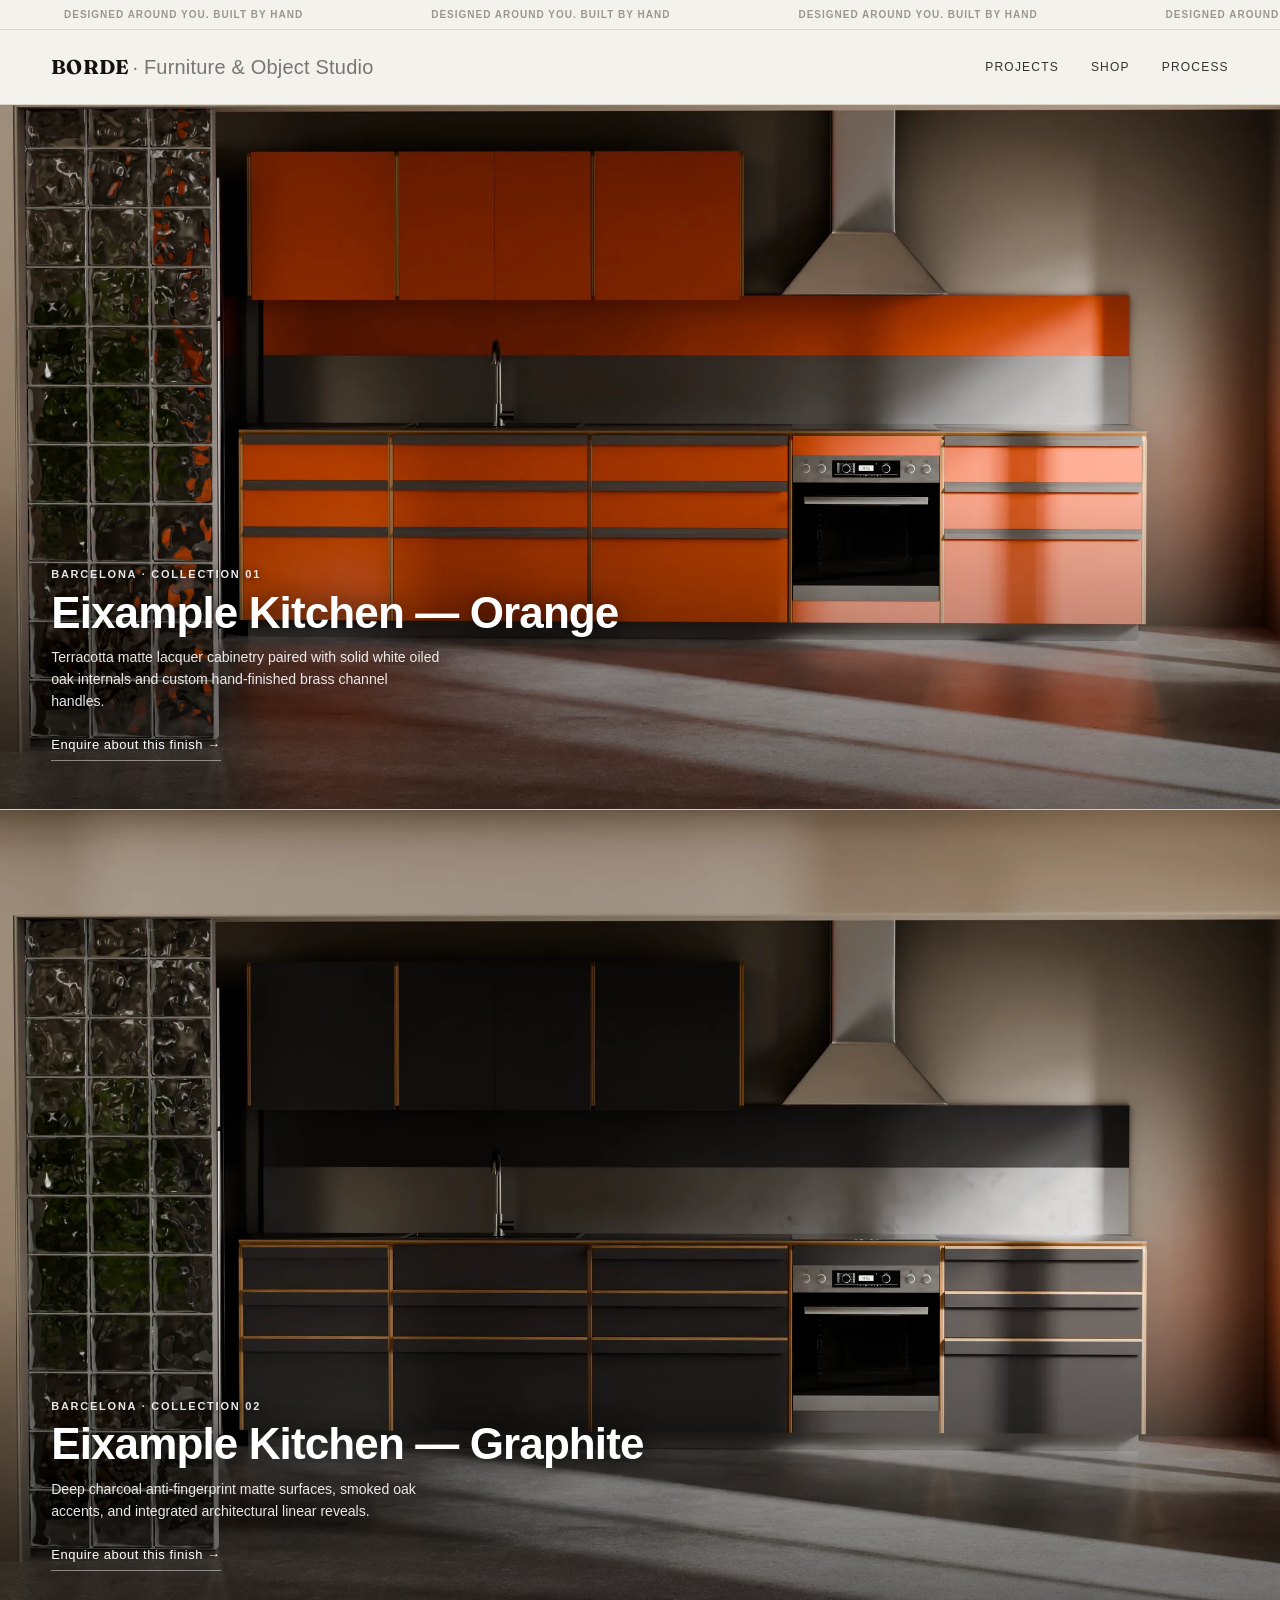
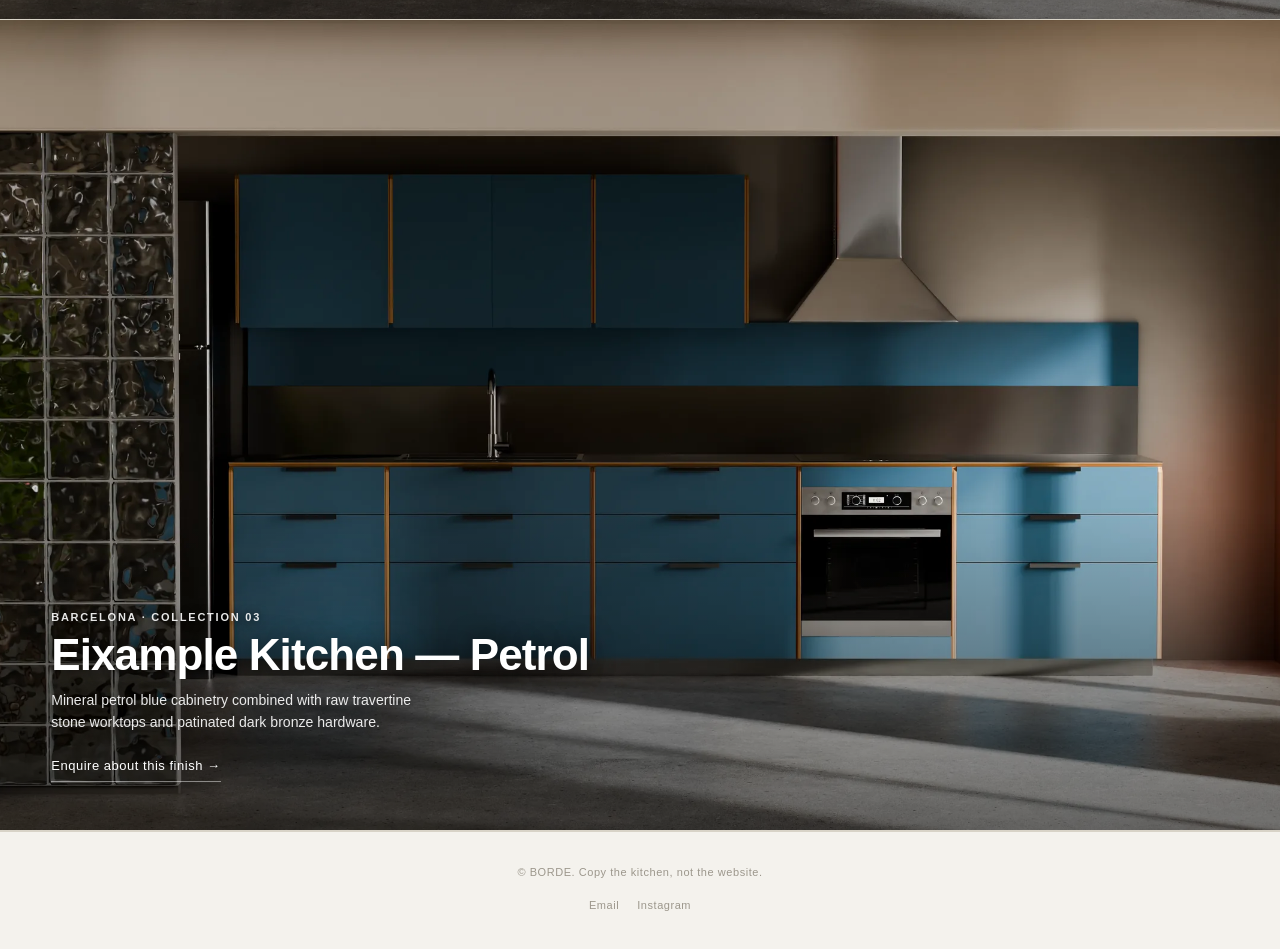
<file: projects.html>
<!DOCTYPE html>
<html lang="en">
<head>
<meta charset="UTF-8">
<meta name="viewport" content="width=device-width, initial-scale=1.0">
<title>BORDE — Projects</title>
<meta name="description" content="BORDE is a Barcelona-based furniture and object studio designing and fabricating kitchens and living spaces.">
<!-- og:url and og:image are relative for now — swap to absolute URLs
     (https://your-domain/...) once the final Vercel/custom domain is
     confirmed, or link-preview crawlers (WhatsApp, Instagram) won't
     resolve them. -->
<meta property="og:type" content="website">
<meta property="og:title" content="BORDE — Projects">
<meta property="og:description" content="BORDE is a Barcelona-based furniture and object studio designing and fabricating kitchens and living spaces.">
<meta property="og:image" content="images/PLYRA%20KITCHEN%20019.png">
<link rel="preconnect" href="https://fonts.googleapis.com">
<link rel="preconnect" href="https://fonts.gstatic.com" crossorigin>
<link href="https://fonts.googleapis.com/css2?family=Fraunces:wght@700&display=swap" rel="stylesheet">
<link rel="stylesheet" href="borde.css">
</head>
<body>

  <div class="super-header" aria-hidden="true">
    <div class="super-header-track">
      <div class="super-header-half">
        <span>Designed around you. Built by hand</span>
        <span>Designed around you. Built by hand</span>
        <span>Designed around you. Built by hand</span>
        <span>Designed around you. Built by hand</span>
        <span>Designed around you. Built by hand</span>
        <span>Designed around you. Built by hand</span>
      </div>
      <div class="super-header-half">
        <span>Designed around you. Built by hand</span>
        <span>Designed around you. Built by hand</span>
        <span>Designed around you. Built by hand</span>
        <span>Designed around you. Built by hand</span>
        <span>Designed around you. Built by hand</span>
        <span>Designed around you. Built by hand</span>
      </div>
    </div>
  </div>

  <header class="site-header">
    <a href="index.html" class="wordmark">BORDE <span>· Furniture &amp; Object Studio</span></a>
    <nav class="site-nav">
      <a href="projects.html" class="is-active">Projects</a>
      <a href="shop.html">Shop</a>
      <a href="process.html">Process</a>
      </nav>
  </header>

  <main id="top">
    <!-- ============================================================
         3. PROJECTS — 3 collections, stacked full-bleed, one below
         the other (not a carousel — the video here didn't say
         anything about the actual collections, per Marco).
         ============================================================ -->
    <section class="projects" id="projects">
      <div class="collection-block">
        <img class="collection-media" src="images/hero-orange.webp" alt="BORDE kitchen — matte orange formica fronts, stainless steel countertop.">
        <div class="collection-scrim"></div>
        <div class="collection-info">
          <span class="place">Barcelona · Collection 01</span>
          <span class="name">Eixample Kitchen — Orange</span>
          <p class="desc">Terracotta matte lacquer cabinetry paired with solid white oiled oak internals and custom hand-finished brass channel handles.</p>
          <a href="process.html#contact" class="collection-cta">Enquire about this finish →</a>
        </div>
      </div>

      <div class="collection-block">
        <img class="collection-media" src="images/hero-graphite.webp" alt="BORDE kitchen — graphite fronts with an exposed brass edge, same METOD-based layout.">
        <div class="collection-scrim"></div>
        <div class="collection-info">
          <span class="place">Barcelona · Collection 02</span>
          <span class="name">Eixample Kitchen — Graphite</span>
          <p class="desc">Deep charcoal anti-fingerprint matte surfaces, smoked oak accents, and integrated architectural linear reveals.</p>
          <a href="process.html#contact" class="collection-cta">Enquire about this finish →</a>
        </div>
      </div>

      <div class="collection-block">
        <img class="collection-media" src="images/hero-petrol.webp" alt="BORDE kitchen — petrol blue fronts with an exposed brass edge, same METOD-based layout.">
        <div class="collection-scrim"></div>
        <div class="collection-info">
          <span class="place">Barcelona · Collection 03</span>
          <span class="name">Eixample Kitchen — Petrol</span>
          <p class="desc">Mineral petrol blue cabinetry combined with raw travertine stone worktops and patinated dark bronze hardware.</p>
          <a href="process.html#contact" class="collection-cta">Enquire about this finish →</a>
        </div>
      </div>
    </section>


  </main>

  <footer class="site-footer">
    <span>© BORDE. Copy the kitchen, not the website.</span>
    <div class="footer-links">
      <a href="mailto:hello@borde.studio">Email</a>
      <a href="#" onclick="return false;">Instagram</a>
    </div>
  </footer>

  <script src="borde.js"></script>
</body>
</html>
</file>
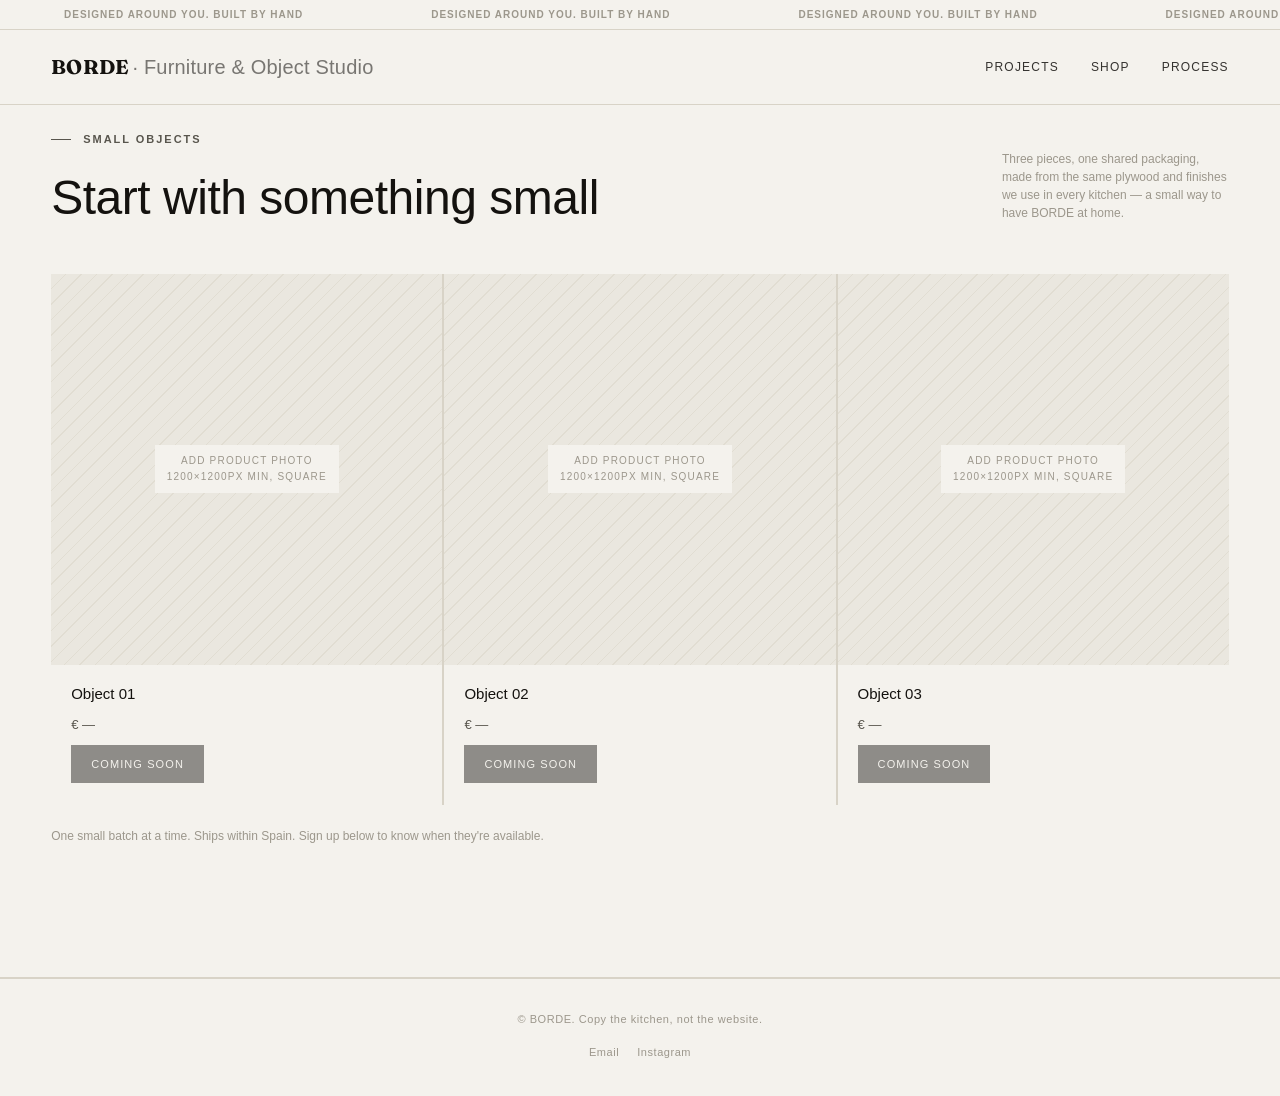
<file: shop.html>
<!DOCTYPE html>
<html lang="en">
<head>
<meta charset="UTF-8">
<meta name="viewport" content="width=device-width, initial-scale=1.0">
<title>BORDE — Shop</title>
<meta name="description" content="BORDE is a Barcelona-based furniture and object studio designing and fabricating kitchens and living spaces.">
<!-- og:url and og:image are relative for now — swap to absolute URLs
     (https://your-domain/...) once the final Vercel/custom domain is
     confirmed, or link-preview crawlers (WhatsApp, Instagram) won't
     resolve them. -->
<meta property="og:type" content="website">
<meta property="og:title" content="BORDE — Shop">
<meta property="og:description" content="BORDE is a Barcelona-based furniture and object studio designing and fabricating kitchens and living spaces.">
<meta property="og:image" content="images/PLYRA%20KITCHEN%20019.png">
<link rel="preconnect" href="https://fonts.googleapis.com">
<link rel="preconnect" href="https://fonts.gstatic.com" crossorigin>
<link href="https://fonts.googleapis.com/css2?family=Fraunces:wght@700&display=swap" rel="stylesheet">
<link rel="stylesheet" href="borde.css">
</head>
<body>

  <div class="super-header" aria-hidden="true">
    <div class="super-header-track">
      <div class="super-header-half">
        <span>Designed around you. Built by hand</span>
        <span>Designed around you. Built by hand</span>
        <span>Designed around you. Built by hand</span>
        <span>Designed around you. Built by hand</span>
        <span>Designed around you. Built by hand</span>
        <span>Designed around you. Built by hand</span>
      </div>
      <div class="super-header-half">
        <span>Designed around you. Built by hand</span>
        <span>Designed around you. Built by hand</span>
        <span>Designed around you. Built by hand</span>
        <span>Designed around you. Built by hand</span>
        <span>Designed around you. Built by hand</span>
        <span>Designed around you. Built by hand</span>
      </div>
    </div>
  </div>

  <header class="site-header">
    <a href="index.html" class="wordmark">BORDE <span>· Furniture &amp; Object Studio</span></a>
    <nav class="site-nav">
      <a href="projects.html">Projects</a>
      <a href="shop.html" class="is-active">Shop</a>
      <a href="process.html">Process</a>
      </nav>
  </header>

  <main id="top">
    <!-- ============================================================
         3C. SHOP — small objects, 3-item launch. Placeholder section,
         ready for real product photos + Ecwid checkout. Ported from
         a borde_project_1 copy (built there against a stale/older
         index.html) — content and structure unchanged from that.

         TO ADD REAL PRODUCT PHOTOS:
         Replace each `<div class="thumb placeholder">...</div>` block
         below with `<div class="thumb"><img src="images/shop-01.webp"
         alt="..."></div>` (same pattern as Projects/Collections).
         Recommended: square (1:1) photos, at least 1200x1200px,
         consistent lighting/background across all three since they
         share packaging. Suggested filenames: images/shop-01.webp,
         images/shop-02.webp, images/shop-03.webp.

         TO CONNECT REAL CHECKOUT (once an Ecwid account exists):
         Replace each `<a class="buy-btn is-disabled">Coming soon</a>`
         with Ecwid's product Buy Button embed code for that product
         (Ecwid dashboard -> Products -> [product] -> Buy Button ->
         Get the code). See BORDE_shop_shipping_brief.md in
         borde_project_1/briefs/ for the recommended plan (Ecwid
         Starter, $5/mo) and shipping setup (flat rate via Correos
         Paq Ligero, since all 3 share packaging).

         Names, prices and description text below are placeholders —
         swap for the real product names/prices once decided.
         ============================================================ -->
    <section class="shop" id="shop">
      <div class="container">
        <div class="section-head reveal">
          <div>
            <p class="eyebrow">Small objects</p>
            <h2>Start with something small</h2>
          </div>
          <p class="form-note" style="max-width:34ch;">Three pieces, one shared packaging, made from the same plywood and finishes we use in every kitchen — a small way to have BORDE at home.</p>
        </div>

        <div class="shop-grid">
          <article class="shop-card reveal">
            <div class="thumb placeholder">
              <span>Add product photo<br>1200×1200px min, square</span>
            </div>
            <div class="meta">
              <span class="name">Object 01</span>
              <span class="price">€ — </span>
              <a class="buy-btn is-disabled" href="#" aria-disabled="true">Coming soon</a>
            </div>
          </article>

          <article class="shop-card reveal">
            <div class="thumb placeholder">
              <span>Add product photo<br>1200×1200px min, square</span>
            </div>
            <div class="meta">
              <span class="name">Object 02</span>
              <span class="price">€ — </span>
              <a class="buy-btn is-disabled" href="#" aria-disabled="true">Coming soon</a>
            </div>
          </article>

          <article class="shop-card reveal">
            <div class="thumb placeholder">
              <span>Add product photo<br>1200×1200px min, square</span>
            </div>
            <div class="meta">
              <span class="name">Object 03</span>
              <span class="price">€ — </span>
              <a class="buy-btn is-disabled" href="#" aria-disabled="true">Coming soon</a>
            </div>
          </article>
        </div>

        <p class="shop-note">One small batch at a time. Ships within Spain. Sign up below to know when they're available.</p>
      </div>
    </section>


  </main>

  <footer class="site-footer">
    <span>© BORDE. Copy the kitchen, not the website.</span>
    <div class="footer-links">
      <a href="mailto:hello@borde.studio">Email</a>
      <a href="#" onclick="return false;">Instagram</a>
    </div>
  </footer>

  <script src="borde.js"></script>
</body>
</html>
</file>
<file: borde.css>
/* ============================================================
     DESIGN SYSTEM — PLACEHOLDER
     This is a neutral placeholder system (type, spacing, color).
     Swap the tokens below once Maru delivers the final BORDE
     design system. Everything references these variables so a
     restyle is mostly a token edit, not a rebuild.
     ============================================================ */
  :root{
    --bg:            #F4F2ED;
    --bg-alt:        #EAE7DF;
    --ink:           #14120F;
    --ink-soft:      #58554D;
    --ink-faint:     #9C978C;
    --line:          #D8D3C7;
    --line-strong:   #14120F;
    --white:         #FFFFFF;

    --font:          -apple-system, BlinkMacSystemFont, "Segoe UI", "Helvetica Neue", Helvetica, Arial, sans-serif;
    --font-serif:    Georgia, "Times New Roman", serif; /* placeholder editorial serif for large numerals only */
    --font-display:  'Fraunces', Georgia, serif;

    --container:     1280px;
    --gutter:        clamp(20px, 4vw, 64px);

    --ease:          cubic-bezier(.22,.61,.36,1);
  }

  *{ box-sizing: border-box; }
  html{ scroll-behavior: smooth; }
  body{
    margin:0;
    background: var(--bg);
    color: var(--ink);
    font-family: var(--font);
    font-size: 16px;
    line-height: 1.5;
    -webkit-font-smoothing: antialiased;
  }
  img{ max-width:100%; display:block; }
  a{ color: inherit; }
  section{ position: relative; }

  .eyebrow{
    display:flex; align-items:center; gap:12px;
    font-size: 11px;
    letter-spacing: .18em;
    text-transform: uppercase;
    color: var(--ink-soft);
    font-weight: 600;
  }
  .eyebrow::before{
    content:"";
    width: 20px; height: 1px;
    background: var(--ink-soft);
  }

  .container{
    max-width: var(--container);
    margin: 0 auto;
    padding: 0 var(--gutter);
  }

  /* reveal-on-scroll (subtle, editorial — not flashy) */
  .reveal{
    opacity: 0;
    transform: translateY(18px);
    transition: opacity .8s var(--ease), transform .8s var(--ease);
  }
  .reveal.is-visible{
    opacity: 1;
    transform: translateY(0);
  }

  /* ============================================================
     HEADER
     ============================================================ */
  /* Super-header — an ambient ribbon above the nav, not a headline.
     Near-imperceptible scroll (55s/loop), low-contrast muted type on
     the page background so it recedes instead of competing with the
     wordmark/nav in .site-header below it. Fixed alongside the header
     rather than scrolling away, so it reads as one calm top strip.
     Two identical halves back to back so -50% translateX loops
     seamlessly regardless of viewport width. */
  .super-header{
    position: fixed;
    top: 0; left: 0; right: 0;
    z-index: 60;
    height: 30px;
    background: var(--bg);
    border-bottom: 1px solid var(--line);
    overflow: hidden;
    display:flex;
    align-items:center;
  }
  .super-header-track{
    display:flex;
    white-space:nowrap;
    animation: super-header-scroll 55s linear infinite;
    will-change: transform;
  }
  .super-header-half{ display:flex; }
  .super-header-track span{
    padding: 0 64px;
    font-size: 10px;
    font-weight: 600;
    letter-spacing: .1em;
    text-transform: uppercase;
    color: var(--ink-faint);
    flex-shrink:0;
  }
  @keyframes super-header-scroll{
    from{ transform: translateX(0); }
    to{ transform: translateX(-50%); }
  }
  @media (prefers-reduced-motion: reduce){
    .super-header-track{ animation: none; }
  }

  /* Solid from the start — the hero is a light wood/plywood photo pair,
     so white-on-transparent text lost legibility over it. Opaque bar,
     dark text, always. */
  .site-header{
    position: fixed;
    top: 30px; left: 0; right: 0;
    z-index: 50;
    display:flex;
    align-items:center;
    justify-content: space-between;
    padding: 22px var(--gutter);
    background: var(--bg);
    border-bottom: 1px solid var(--line);
  }
  .site-header, .site-header a{ color: var(--ink); }
  .wordmark{
    font-family: var(--font-display);
    font-size: 20px;
    font-weight: 700;
    letter-spacing: .01em;
    text-decoration: none;
    text-transform: none; /* Fraunces en mayúsculas sostenidas pierde carácter */
  }
  .wordmark span{ font-family: var(--font); opacity:.55; font-weight: 400; }
  .site-nav{ display:flex; gap: 32px; }
  .site-nav a{
    font-size: 12px;
    letter-spacing: .1em;
    text-transform: uppercase;
    text-decoration:none;
    opacity: .85;
  }
  .site-nav a:hover{ opacity: 1; }
  @media (max-width: 640px){
    .site-header{ padding: 16px var(--gutter); }
    .wordmark span{ display: none; }
    .site-nav{ gap: 14px; }
    .site-nav a{ font-size: 10.5px; }
  }

  /* ============================================================
     HERO
     ============================================================ */
  /* Split hero — a macro detail (the cabinet edge / "el canto") paired
     with the wide room shot, Reform-style. Two full-height panels,
     each with its own label + link, no scroll cue needed since the
     two CTAs already point the visitor where to go. */
  /* Reform doesn't run these full-bleed to 100vh — stopping short lets
     a sliver of the next section peek in and keeps the crop centered
     instead of stretching into an overly wide slice of the render. */
  .hero-split{
    display:flex;
    height:88vh;
  }
  .hero-panel{
    position:relative;
    flex:1 1 50%;
    overflow:hidden;
    background:#1b1b1b;
  }
  /* Wrapper carries the hover-zoom; the media inside keeps its own
     ambient breathing animation running the whole time. Nested
     transforms compose, so hover always reads as "zoom in a bit
     further from wherever it already is" — exactly like the carousel
     cards — instead of snapping to a fixed scale that could be
     smaller than the animation's current frame (which briefly looked
     like a zoom-OUT). */
  .hero-panel-media-wrap{
    position:absolute;
    inset:0;
    overflow:hidden;
    transition: transform 1.2s var(--ease);
  }
  .hero-panel:hover .hero-panel-media-wrap{
    transform: scale(1.035);
  }
  .hero-panel-media{
    position:absolute;
    inset:0;
    width:100%;
    height:100%;
    object-fit:cover;
    object-position:center;
    animation: hero-panel-zoom 16s ease-in-out infinite alternate;
    will-change: transform;
  }
  @keyframes hero-panel-zoom{
    from{ transform: scale(1); }
    to{ transform: scale(1.1); }
  }
  @media (prefers-reduced-motion: reduce){
    .hero-panel-media,
    .proposal-media img.proposal-media-fill{ animation: none; }
  }
  /* Nudge the detail shot's crop so the corner/joint sits centered in
     its own panel instead of skewed toward the seam. */
  .hero-panel-detail .hero-panel-media{
    object-position: 65% 35%;
  }
  /* The context render is a wide 16:9 front elevation; this one is
     already a fairly symmetric straight-on shot, so just nudge up
     slightly to favor the cabinetry/hood over the floor. */
  .hero-panel-context .hero-panel-media{
    object-position: 100% 42%;
  }
  /* Stand-in for the real canto macro shot Marco will drop in — same
     diagonal-hatch language the site already uses for pending assets. */
  .hero-panel-placeholder{
    display:flex;
    align-items:center;
    justify-content:center;
    text-align:center;
    background: repeating-linear-gradient(135deg, #2a2a2a, #2a2a2a 10px, #333 10px, #333 11px);
  }
  .hero-panel-placeholder span{
    font-size:11px;
    letter-spacing:.1em;
    text-transform:uppercase;
    color:rgba(255,255,255,.65);
    max-width:22ch;
    padding:0 20px;
  }
  .hero-panel-scrim{
    position:absolute;
    left:0; right:0; bottom:0;
    height:40%;
    background:linear-gradient(to top, rgba(0,0,0,.5), rgba(0,0,0,0));
    pointer-events:none;
  }
  .hero-panel-copy{
    position:absolute;
    left:var(--gutter);
    bottom:clamp(28px, 4vw, 44px);
    z-index:2;
    color:#fff;
  }
  .hero-panel-label{
    display:block;
    font-size:11px;
    font-weight:600;
    letter-spacing:.14em;
    text-transform:uppercase;
    color:rgba(255,255,255,.85);
    margin-bottom:6px;
  }
  .hero-panel-copy a{
    display:inline-flex;
    gap:8px;
    font-size:14px;
    font-weight:600;
    color:#fff;
    text-decoration:none;
    border-bottom:1px solid rgba(255,255,255,.7);
    padding-bottom:4px;
    text-shadow:0 2px 14px rgba(0,0,0,.35);
    transition:border-color .25s var(--ease), transform .25s var(--ease);
  }
  .hero-panel-copy a:hover{ border-color:#fff; transform:translateX(4px); }
  @media (max-width:800px){
    .hero-split{ flex-direction:column; height:auto; }
    .hero-panel{ flex:none; height:60vh; }
  }

  /* ============================================================
     STAGE — "where we're starting" framing, sits between the hero
     and the long-term Proposal statement.
     ============================================================ */
  .stage{
    border-bottom: 1px solid var(--line);
    background: var(--bg-alt);
  }
  .stage-split{
    display:flex;
    min-height: 64vh;
  }
  .stage-text{
    flex: 1 1 50%;
    display:flex;
    flex-direction:column;
    justify-content:center;
    padding: clamp(50px, 6vw, 90px) var(--gutter);
  }
  .stage h2{
    font-weight: 500;
    font-size: clamp(26px, 3.4vw, 40px);
    margin: 14px 0 0;
    letter-spacing: -.01em;
    max-width: 20ch;
  }
  .stage-copy{
    margin: 18px 0 0;
    max-width: 52ch;
    font-size: clamp(15px, 1.3vw, 17px);
    line-height: 1.6;
    color: var(--ink-soft);
  }
  .stage-cta{
    display:inline-flex;
    margin-top: 22px;
    font-size: 13px;
    font-weight: 500;
    color: var(--ink);
    text-decoration: none;
    border-bottom: 1px solid var(--ink);
    padding-bottom: 3px;
    transition: opacity .25s var(--ease), transform .25s var(--ease);
    align-self: flex-start;
  }
  .stage-cta:hover{ opacity:.7; transform: translateX(4px); }
  /* Right half — dramatic exploration shot (pots/mirrors), same
     full-bleed hover-zoom language as the hero panels and proposal
     media, so it reads as one consistent photographic system. */
  .stage-media{
    flex: 1 1 50%;
    position:relative;
    overflow:hidden;
    background:#1b1b1b;
  }
  .stage-media-fill{
    position:absolute;
    inset:0;
    width:100%;
    height:100%;
    object-fit:cover;
    transition: transform 1.2s var(--ease);
  }
  .stage-media:hover .stage-media-fill{ transform: scale(1.035); }
  .stage-media-placeholder{
    position:absolute;
    inset:0;
    display:flex;
    align-items:center;
    justify-content:center;
    text-align:center;
    background: repeating-linear-gradient(135deg, #2a2a2a, #2a2a2a 10px, #333 10px, #333 11px);
  }
  .stage-media-placeholder span{
    font-size:11px;
    letter-spacing:.1em;
    text-transform:uppercase;
    color:rgba(255,255,255,.65);
    max-width:22ch;
    padding:0 20px;
  }
  @media (max-width: 800px){
    .stage-split{ flex-direction:column; min-height:auto; }
    .stage-media{ height:50vh; }
  }

  /* ============================================================
     PROPOSAL
     ============================================================ */
  .proposal{
    padding: 0;
    border-bottom: 1px solid var(--line);
  }
  .proposal-split{
    display:flex;
    min-height: 70vh;
  }
  .proposal-text{
    flex: 1 1 50%;
    display:flex;
    flex-direction:column;
    justify-content:center;
    background: var(--bg);
    padding: clamp(50px, 6vw, 90px) var(--gutter);
  }
  .proposal .eyebrow{
    color:var(--ink);
    font-size:clamp(24px, 2.8vw, 36px);
    font-weight:500;
    letter-spacing:-.025em;
    line-height:1.12;
    text-transform:none;
  }
  .proposal .eyebrow::before{ display:none; }
  .proposal h1{
    font-family: var(--font);
    font-weight: 500;
    font-size: clamp(26px, 3.4vw, 42px);
    line-height: 1.25;
    margin: 0;
    letter-spacing: -.01em;
  }
  .proposal .proposal-meta{
    padding-top: 6px;
  }
  .proposal-note{
    margin: 16px 0 0;
    font-size: 13px;
    color: var(--ink-faint);
  }
  /* Right half — same treatment as the hero panels: full-bleed media,
     subtle continuous zoom once a real photo replaces the placeholder. */
  .proposal-media{
    flex: 1 1 50%;
    position:relative;
    overflow:hidden;
    background:#1b1b1b;
  }
  /* Same wrapper technique as the hero panels — hover-zoom lives on
     the wrapper so it composes cleanly with whatever motion (ambient
     animation or the video's own footage) is already happening
     inside it, instead of fighting for the same transform. */
  .proposal-media-wrap{
    position:absolute;
    inset:0;
    overflow:hidden;
    transition: transform 1.2s var(--ease);
  }
  .proposal-media:hover .proposal-media-wrap{
    transform: scale(1.035);
  }
  .proposal-media-fill{
    position:absolute;
    inset:0;
    width:100%;
    height:100%;
  }
  .proposal-media img.proposal-media-fill{
    object-fit:cover;
    object-position: 38% 45%;
    animation: hero-panel-zoom 16s ease-in-out infinite alternate;
    will-change:transform;
  }
  /* The video already carries its own motion (someone walking into the
     room) — skip the Ken Burns scale so the two don't fight. */
  .proposal-media-video{
    object-fit:cover;
    object-position: 44% 40%;
    animation:none;
  }
  .proposal-media-scrim{
    position:absolute;
    left:0; right:0; bottom:0;
    height:45%;
    background:linear-gradient(to top, rgba(0,0,0,.55), rgba(0,0,0,0));
    pointer-events:none;
  }
  /* Hidden until hover, so it reads as a reveal rather than sitting
     on the video permanently — appears anywhere the cursor enters
     the panel, not just when it's directly over the button. */
  .proposal-media-cta{
    position:absolute;
    left:var(--gutter);
    bottom:clamp(28px, 4vw, 44px);
    z-index:2;
    opacity:0;
    transform: translateY(8px);
    transition: opacity .35s var(--ease), transform .35s var(--ease);
    pointer-events:none;
  }
  .proposal-media:hover .proposal-media-cta{
    opacity:1;
    transform: translateY(0);
    pointer-events:auto;
  }
  .proposal-media-cta .submit-btn{
    display:inline-block;
    text-decoration:none;
  }
  @media (max-width: 800px){
    .proposal-split{ flex-direction:column; min-height:auto; }
    .proposal-media{ height:50vh; }
  }

  /* ============================================================
     PROJECTS — 3 collections, stacked full-bleed (one below the
     other, not a carousel — the video didn't actually show the
     collections, per Marco). Same text-over-photo language as the
     hero: label + name + short desc + link, bottom-left over a scrim.
     ============================================================ */
  .projects{
    padding: 0;
    border-bottom: 1px solid var(--line);
  }
  .collection-block{
    position:relative;
    height: 90vh;
    overflow:hidden;
    background:#14120F;
    border-bottom: 1px solid var(--line);
  }
  .collection-block:last-child{ border-bottom:none; }
  .collection-media{
    position:absolute;
    inset:0;
    width:100%;
    height:100%;
    object-fit:cover;
    transition: transform 1.2s var(--ease);
  }
  .collection-block:hover .collection-media{ transform: scale(1.035); }
  .collection-scrim{
    position:absolute;
    left:0; right:0; bottom:0;
    height:40%;
    background:linear-gradient(to top, rgba(0,0,0,.5), rgba(0,0,0,0));
    pointer-events:none;
  }
  .collection-info{
    position:absolute;
    left: var(--gutter);
    bottom: clamp(32px, 4.5vw, 48px);
    z-index:2;
    color:#fff;
    display:flex;
    flex-direction:column;
    align-items:flex-start;
    max-width: min(90%, 650px);
  }
  .collection-info .place{
    font-size: 11px;
    font-weight: 600;
    letter-spacing: .16em;
    text-transform: uppercase;
    color: rgba(255,255,255,.9);
    margin-bottom: 6px;
    text-shadow: 0 1px 10px rgba(0,0,0,.8);
  }
  .collection-info .name{
    font-size: clamp(28px, 3.8vw, 44px);
    font-weight: 600;
    letter-spacing: -.02em;
    line-height: 1.1;
    text-shadow: 0 2px 24px rgba(0,0,0,.85);
  }
  .collection-info .desc{
    margin: 10px 0 2px;
    font-size: clamp(13px, 1.1vw, 15px);
    line-height: 1.55;
    color: rgba(255,255,255,.9);
    max-width: 50ch;
    text-shadow: 0 2px 18px rgba(0,0,0,.85);
  }
  .collection-cta{
    margin-top: 14px;
    display: inline-flex;
    align-items: center;
    gap: 8px;
    font-size: 13px;
    font-weight: 500;
    letter-spacing: .04em;
    color: #fff;
    text-decoration: none;
    padding: 6px 0;
    border-bottom: 1px solid rgba(255,255,255,.45);
    transition: border-color .3s var(--ease), transform .3s var(--ease);
  }
  .collection-cta:hover{ border-color:#fff; transform: translateX(4px); }
  @media (max-width:700px){
    .collection-block{ height: 70vh; }
  }


  /* ============================================================
     MATERIAL STUDIES — EDITORIAL GALLERY
     ============================================================ */
  .material-studies{
    padding:clamp(88px, 12vw, 152px) 0;
    background:var(--bg-alt);
    border-bottom:1px solid var(--line);
  }
  .material-studies-head{
    display:grid;
    grid-template-columns:1fr 2fr;
    gap:40px;
    align-items:start;
    margin-bottom:clamp(36px, 5vw, 64px);
  }
  .material-studies h2{
    margin:0;
    font-size:clamp(30px, 4vw, 50px);
    font-weight:500;
    letter-spacing:-.025em;
    line-height:1.05;
  }
  .material-studies-intro{
    max-width:42ch;
    margin:0;
    color:var(--ink-soft);
    font-size:clamp(16px, 1.4vw, 20px);
    line-height:1.5;
  }
  .material-grid{
    display:grid;
    grid-template-columns:repeat(12, 1fr);
    gap:clamp(12px, 2vw, 28px);
  }
  .material-card{ margin:0; overflow:hidden; background:var(--line); }
  .material-card:nth-child(1), .material-card:nth-child(4){ grid-column:span 7; }
  .material-card:nth-child(2), .material-card:nth-child(3){ grid-column:span 5; }
  .material-card img{
    width:100%;
    height:100%;
    min-height:clamp(260px, 35vw, 500px);
    object-fit:cover;
    transition:transform .8s var(--ease);
  }
  .material-card:hover img{ transform:scale(1.025); }
  @media (max-width:700px){
    .material-studies-head{ grid-template-columns:1fr; gap:18px; }
    .material-card:nth-child(n){ grid-column:span 12; }
    .material-card img{ min-height:260px; }
  }

  /* ============================================================
     EXPLORE — Home page only, 3 cards pointing to the other pages.
     Modeled on .shop-grid/.shop-card (same grid-of-cards, hairline
     gaps, placeholder-thumb convention) so it reads as today's
     design language, not the older multi-page reference draft.
     ============================================================ */
  .explore{
    padding: clamp(70px, 10vw, 120px) 0;
    border-bottom: 1px solid var(--line);
  }
  .explore .section-head{
    margin-bottom: 40px;
  }
  .explore h2{
    font-weight: 500;
    font-size: clamp(28px, 4vw, 48px);
    margin: 14px 0 0;
    letter-spacing: -.01em;
  }
  .explore-grid{
    display:grid;
    grid-template-columns: repeat(3, 1fr);
    gap: 2px;
    background: var(--line);
  }
  .explore-card{
    background: var(--bg);
    position:relative;
    overflow:hidden;
    display:flex;
    flex-direction:column;
    text-decoration:none;
    color:inherit;
  }
  .explore-card .thumb{
    position:relative;
    aspect-ratio: 4/3;
    overflow:hidden;
    background: var(--bg-alt);
  }
  .explore-card .thumb img{
    width:100%; height:100%;
    object-fit:cover;
    transition: transform .8s var(--ease);
  }
  .explore-card:hover .thumb img{ transform: scale(1.045); }
  .explore-card .thumb.placeholder{
    display:flex;
    align-items:center;
    justify-content:center;
    text-align:center;
    background:
      repeating-linear-gradient(135deg, var(--bg-alt), var(--bg-alt) 10px, #E1DDD2 10px, #E1DDD2 11px);
  }
  .explore-card .thumb.placeholder span{
    font-size: 10px;
    letter-spacing: .12em;
    text-transform: uppercase;
    color: var(--ink-faint);
    background: var(--bg);
    padding: 8px 12px;
  }
  .explore-card .meta{
    padding: 20px 22px 24px;
    display:flex;
    flex-direction:column;
    gap: 6px;
  }
  .explore-card .meta .name{
    font-size: 17px;
    font-weight: 500;
  }
  .explore-card .meta .place{
    font-size: 12px;
    color: var(--ink-soft);
  }
  .explore-card:hover .meta .place{ color: var(--ink); }
  @media (max-width: 860px){
    .explore-grid{ grid-template-columns: 1fr; }
  }

  /* ============================================================
     SHOP (small objects — 3-item launch)
     ============================================================ */
  .shop{
    padding: clamp(70px, 10vw, 120px) 0;
    border-bottom: 1px solid var(--line);
  }
  .shop .section-head{
    display:flex;
    justify-content:space-between;
    align-items:flex-end;
    gap: 24px;
    flex-wrap: wrap;
    margin-bottom: 40px;
  }
  .shop h2{
    font-weight: 500;
    font-size: clamp(28px, 4vw, 48px);
    margin: 14px 0 0;
    letter-spacing: -.01em;
  }
  .shop-grid{
    display:grid;
    grid-template-columns: repeat(3, 1fr);
    gap: 2px;
    background: var(--line);
  }
  .shop-card{
    background: var(--bg);
    position:relative;
    overflow:hidden;
    display:flex;
    flex-direction:column;
  }
  .shop-card .thumb{
    position:relative;
    aspect-ratio: 1/1;
    overflow:hidden;
    background: var(--bg-alt);
  }
  .shop-card .thumb img{
    width:100%; height:100%;
    object-fit:cover;
    transition: transform .8s var(--ease);
  }
  .shop-card:hover .thumb img{ transform: scale(1.045); }
  /* Placeholder state — remove this block and drop a real <img> in once product photos exist */
  .shop-card .thumb.placeholder{
    display:flex;
    align-items:center;
    justify-content:center;
    text-align:center;
    background:
      repeating-linear-gradient(135deg, var(--bg-alt), var(--bg-alt) 10px, #E1DDD2 10px, #E1DDD2 11px);
  }
  .shop-card .thumb.placeholder span{
    font-size: 10px;
    letter-spacing: .12em;
    text-transform: uppercase;
    color: var(--ink-faint);
    background: var(--bg);
    padding: 8px 12px;
    line-height: 1.6;
    max-width: 70%;
  }
  .shop-card .meta{
    padding: 18px 20px 22px;
    display:flex;
    flex-direction:column;
    gap: 10px;
    flex:1;
  }
  .shop-card .meta .name{
    font-size: 15px;
    font-weight: 500;
  }
  .shop-card .meta .price{
    font-size: 13px;
    color: var(--ink-soft);
  }
  .shop-card .meta .buy-btn{
    margin-top: auto;
    align-self:flex-start;
    font-family: var(--font);
    font-size: 11px;
    letter-spacing: .1em;
    text-transform: uppercase;
    background: var(--ink);
    color: var(--bg);
    border: none;
    padding: 11px 20px;
    cursor:pointer;
    text-decoration:none;
    display:inline-block;
    transition: opacity .25s var(--ease);
  }
  .shop-card .meta .buy-btn:hover{ opacity: .82; }
  .shop-card .meta .buy-btn[disabled],
  .shop-card .meta .buy-btn.is-disabled{
    opacity: .45;
    cursor: default;
    pointer-events: none;
  }
  .shop-note{
    margin-top: 22px;
    font-size: 12px;
    color: var(--ink-faint);
  }
  @media (max-width: 860px){
    .shop-grid{ grid-template-columns: 1fr; }
  }

  /* ============================================================
     PROCESS
     ============================================================ */
  .process{
    padding: clamp(70px, 10vw, 120px) 0;
    border-bottom: 1px solid var(--line);
    background: var(--bg-alt);
  }
  .process h2{
    font-weight: 500;
    font-size: clamp(28px, 4vw, 48px);
    margin: 14px 0 0 0;
    letter-spacing: -.01em;
  }
  .process-list{
    margin-top: clamp(40px, 6vw, 64px);
    border-top: 1px solid var(--line);
  }
  .process-step{
    display:grid;
    grid-template-columns: 90px 1fr 1.4fr;
    gap: 24px;
    padding: clamp(22px, 3vw, 34px) 0;
    border-bottom: 1px solid var(--line);
    align-items:baseline;
  }
  .process-step .step-num{
    font-family: var(--font-serif);
    font-size: 15px;
    color: var(--ink-faint);
  }
  .process-step .step-name{
    font-size: clamp(18px, 2.2vw, 24px);
    font-weight: 500;
  }
  .process-step .step-desc{
    font-size: 14px;
    color: var(--ink-soft);
    max-width: 46ch;
  }
  @media (max-width: 700px){
    .process-step{ grid-template-columns: 40px 1fr; }
    .process-step .step-desc{ grid-column: 2 / -1; margin-top: 6px; }
  }

  /* ============================================================
     CONTACT — pre-screen wizard. NOT the in-person "Interview" from
     Process (see brief) — framed as a quick snapshot before a real
     conversation happens, one question per screen, sliding carousel.
     ============================================================ */
  .contact{
    padding: clamp(90px, 14vw, 160px) 0 clamp(70px, 10vw, 120px);
  }
  .contact-head{
    max-width: 640px;
    margin: 0 auto;
    text-align:center;
  }
  .contact h2{
    font-weight: 500;
    font-size: clamp(30px, 4.4vw, 52px);
    line-height: 1.15;
    margin: 14px 0 0;
    letter-spacing: -.01em;
  }
  .contact-head .form-note{
    margin: 14px 0 0;
  }
  .contact-direct{
    margin-top: 40px;
    text-align:center;
  }
  .contact-direct a{
    display:inline-block;
    font-size: 15px;
    text-decoration:none;
    border-bottom: 1px solid var(--line);
    padding-bottom: 2px;
    color: var(--ink-soft);
  }
  .submit-btn{
    align-self:flex-start;
    margin-top: 8px;
    font-family: var(--font);
    font-size: 12px;
    letter-spacing: .12em;
    text-transform: uppercase;
    background: var(--ink);
    color: var(--bg);
    border: none;
    padding: 14px 26px;
    cursor:pointer;
    transition: opacity .25s var(--ease);
  }
  .submit-btn:hover{ opacity: .82; }
  .submit-btn:disabled{ opacity:.4; cursor:default; }
  .form-note{
    font-size: 12px;
    color: var(--ink-faint);
    margin-top: 4px;
  }


  /* --- Wizard shell --- */
  .wizard{
    max-width: 560px;
    margin: 48px auto 0;
  }
  .wizard-progress{
    display:flex;
    align-items:baseline;
    justify-content:space-between;
    margin-bottom: 22px;
  }
  .wizard-progress-label{
    font-family: var(--font-serif);
    font-size: 13px;
    color: var(--ink-faint);
  }
  .wizard-progress-bar{
    position:relative;
    flex:1 1 auto;
    height:1px;
    background: var(--line);
    margin-left: 18px;
  }
  .wizard-progress-fill{
    position:absolute;
    left:0; top:0; bottom:0;
    width:0%;
    background: var(--ink);
    transition: width .4s var(--ease);
  }
  .wizard-viewport{
    overflow:hidden;
  }
  .wizard-track{
    display:flex;
    transition: transform .5s var(--ease);
  }
  .wizard-step{
    flex: 0 0 100%;
    min-width:0;
  }
  .wizard-step h3{
    font-weight:500;
    font-size: clamp(20px, 2.6vw, 26px);
    letter-spacing:-.01em;
    margin: 0 0 20px;
  }
  .wizard-choices{
    display:flex;
    flex-wrap:wrap;
    gap:10px;
  }
  .wizard-choice{
    font-family: var(--font);
    font-size: 14px;
    color: var(--ink);
    background:none;
    border: 1px solid var(--line);
    padding: 12px 18px;
    cursor:pointer;
    transition: border-color .25s var(--ease), background-color .25s var(--ease);
  }
  .wizard-choice:hover{ border-color: var(--ink-soft); }
  .wizard-choice.active{
    border-color: var(--ink);
    background: var(--bg-alt);
    font-weight:600;
  }
  /* Layout-shape step — same simple line-icon device as before,
     just reused here as one wizard step instead of its own section. */
  .wizard-choice-icon{
    display:flex;
    flex-direction:column;
    align-items:center;
    gap:10px;
    width: 100px;
    padding: 16px 8px 12px;
    background:none;
    border: 1px solid var(--line);
    cursor:pointer;
    font-family: var(--font);
    transition: border-color .25s var(--ease), background-color .25s var(--ease);
  }
  .wizard-choice-icon:hover{ border-color: var(--ink-soft); }
  .wizard-choice-icon svg{ width:48px; height:48px; }
  .wizard-choice-icon svg rect{
    fill:none;
    stroke: var(--ink-faint);
    stroke-width: 3;
    transition: stroke .25s var(--ease);
  }
  .wizard-choice-icon span{
    font-size: 10.5px;
    letter-spacing: .06em;
    text-transform: uppercase;
    color: var(--ink-soft);
  }
  .wizard-choice-icon.active{ border-color: var(--ink); background: var(--bg-alt); }
  .wizard-choice-icon.active svg rect{ stroke: var(--ink); }
  .wizard-choice-icon.active span{ color: var(--ink); font-weight:600; }

  /* Acabado step — same button shell, a real finish photo instead
     of an icon. */
  .wizard-choice-photo{
    display:flex;
    flex-direction:column;
    align-items:stretch;
    gap:8px;
    width: 120px;
    padding: 6px;
    background:none;
    border: 1px solid var(--line);
    cursor:pointer;
    font-family: var(--font);
    transition: border-color .25s var(--ease), background-color .25s var(--ease);
  }
  .wizard-choice-photo:hover{ border-color: var(--ink-soft); }
  .wizard-choice-photo img{
    width:100%;
    aspect-ratio: 4/3;
    object-fit:cover;
  }
  .wizard-choice-photo span{
    font-size: 10.5px;
    letter-spacing: .06em;
    text-transform: uppercase;
    color: var(--ink-soft);
    padding-bottom:4px;
    text-align:center;
  }
  .wizard-choice-photo.active{ border-color: var(--ink); }
  .wizard-choice-photo.active span{ color: var(--ink); font-weight:600; }

  /* Vínculo / herraje — no real content yet, just an honest note. */
  .wizard-coming-soon{
    color: var(--ink-faint);
    font-size:14px;
    line-height:1.6;
    max-width:40ch;
  }
  .wizard-field input,
  .wizard-field textarea{
    width:100%;
    font-family: var(--font);
    font-size: 15px;
    padding: 10px 0;
    background: transparent;
    border: none;
    border-bottom: 1px solid var(--line);
    color: var(--ink);
    outline: none;
    transition: border-color .3s var(--ease);
    resize: vertical;
  }
  .wizard-field input:focus,
  .wizard-field textarea:focus{ border-color: var(--ink); }
  .wizard-field textarea{ min-height: 80px; }
  .wizard-field + .wizard-field{ margin-top:18px; }
  .wizard-field label{
    display:block;
    font-size: 11px;
    letter-spacing: .1em;
    text-transform: uppercase;
    color: var(--ink-soft);
    margin-bottom:6px;
  }
  .wizard-nav{
    display:flex;
    align-items:center;
    justify-content:space-between;
    margin-top: 32px;
  }
  .wizard-back{
    font-family: var(--font);
    font-size: 12px;
    letter-spacing: .06em;
    color: var(--ink-soft);
    background:none;
    border:none;
    cursor:pointer;
    padding:0;
    visibility:hidden;
  }
  .wizard-back.is-visible{ visibility:visible; }
  .wizard-closing{
    text-align:center;
    padding: 30px 0 6px;
  }
  .wizard-closing .price-note{
    display:block;
    font-size:11px;
    font-weight:600;
    letter-spacing:.1em;
    text-transform:uppercase;
    color: var(--ink-faint);
    margin-bottom:10px;
  }
  .wizard-closing h3{
    font-weight:500;
    font-size: clamp(22px, 2.8vw, 30px);
    letter-spacing:-.01em;
    margin: 0 0 12px;
  }
  @media (max-width: 640px){
    .wizard-choices{ gap:8px; }
    .wizard-choice{ padding:10px 14px; font-size:13px; }
  }

  /* ============================================================
     FOOTER
     ============================================================ */
  .site-footer{
    border-top: 1px solid var(--line);
    padding: 32px var(--gutter) 36px;
    display:flex;
    flex-direction: column;
    align-items:center;
    text-align:center;
    gap: 16px;
    font-size: 11px;
    letter-spacing: .05em;
    color: var(--ink-faint);
  }
  .site-footer a{ text-decoration:none; color: var(--ink-faint); }
  .site-footer a:hover{ color: var(--ink); }
  .footer-links{ display:flex; gap: 18px; }
</file>
